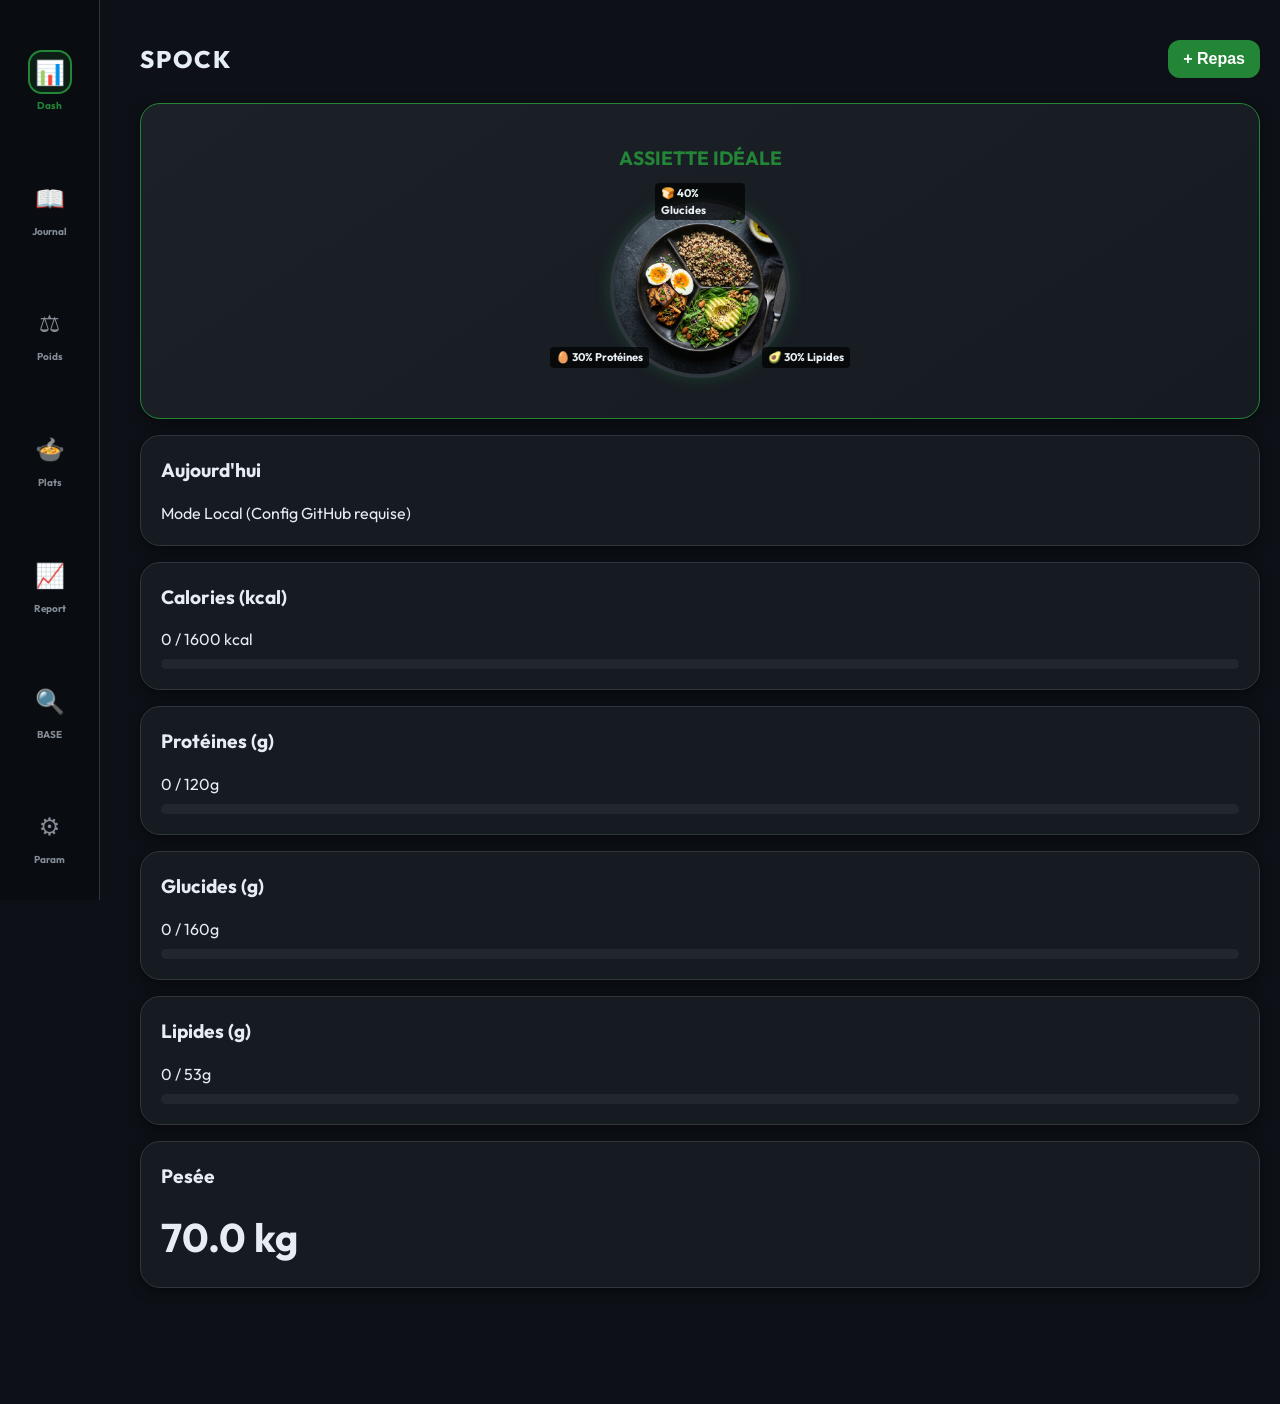
<file: index.html>
<!DOCTYPE html>
<html lang="fr">

<head>
    <meta charset="UTF-8">
    <meta name="viewport" content="width=device-width, initial-scale=1.0, maximum-scale=1.0, user-scalable=no">
    <title>Spock - Dashboard</title>
    <link rel="stylesheet" href="spock.css">
    <link rel="manifest" href="manifest.json">
    <link rel="icon" type="image/png" href="icon.png">
    <link rel="apple-touch-icon" href="icon.png">
    <meta name="theme-color" content="#0d1117">
    <link rel="preconnect" href="https://fonts.googleapis.com">
    <link rel="preconnect" href="https://fonts.gstatic.com" crossorigin>
    <link href="https://fonts.googleapis.com/css2?family=Outfit:wght@300;400;600;700&display=swap" rel="stylesheet">
</head>

<body>
    <header>
        <h1>SPOCK</h1>
        <div class="actions">
            <button class="btn-primary" id="btn-add-entry" style="width: auto; padding: 10px 15px;">+ Repas</button>
        </div>
    </header>

    <div class="container">
        <section id="view-dashboard" class="view-section active">
            
            <!-- Plate Reminder (Vegetarian) -->
            <div class="card plate-reminder" style="position:relative; overflow:hidden; padding: 40px 20px;">
                <h3 style="text-align:center; margin-bottom: 25px; color:var(--accent-color);">ASSIETTE IDÉALE</h3>
                <div style="position:relative; width:180px; height:180px; margin:0 auto;">
                    <img src="plate.png" alt="Assiette Végétarienne" style="width:100%; height:100%; border-radius:50%; object-fit:cover; border:4px solid var(--card-border);">
                    <!-- Percentage Labels -->
                    <span class="plate-card-label" style="top:-15px; left:50%; transform:translateX(-50%); border-color:var(--accent-color);">🍞 40% Glucides</span>
                    <span class="plate-card-label" style="bottom:10px; right:-60px; border-color:var(--accent-color);">🥑 30% Lipides</span>
                    <span class="plate-card-label" style="bottom:10px; left:-60px; border-color:var(--accent-color);">🥚 30% Protéines</span>
                </div>
            </div>

            <div class="card">
                <h2>Aujourd'hui</h2>
                <p id="today-summary">Initialisation...</p>
            </div>

            <div class="card">
                <h3>Calories (kcal)</h3>
                <div class="stat-row">
                    <span id="cal-count">0 / 1600 kcal</span>
                    <div class="progress-bar">
                        <div id="cal-fill" class="fill"></div>
                    </div>
                </div>
            </div>

            <div class="card">
                <h3>Protéines (g)</h3>
                <div class="stat-row">
                    <span id="prot-count">0 / 120g</span>
                    <div class="progress-bar">
                        <div id="prot-fill" class="fill" style="background-color: #f778ba;"></div>
                    </div>
                </div>
            </div>

            <div class="card">
                <h3>Glucides (g)</h3>
                <div class="stat-row">
                    <span id="gluc-count">0 / 200g</span>
                    <div class="progress-bar">
                        <div id="gluc-fill" class="fill" style="background-color: #4dc3ff;"></div>
                    </div>
                </div>
            </div>

            <div class="card">
                <h3>Lipides (g)</h3>
                <div class="stat-row">
                    <span id="lip-count">0 / 60g</span>
                    <div class="progress-bar">
                        <div id="lip-fill" class="fill" style="background-color: #ffcc00;"></div>
                    </div>
                </div>
            </div>

            <div class="card">
                <h3>Pesée</h3>
                <p class="big-stat" id="last-weight">70.0 kg</p>
            </div>
        </section>
    </div>

    <!-- Modal for new entry -->
    <div id="entry-modal" class="modal">
        <div class="modal-content">
            <div class="modal-header" style="display:flex; justify-content:space-between; margin-bottom:20px;">
                <h2>Nouveau Repas</h2>
                <button id="btn-close-modal"
                    style="background:none; border:none; color:white; font-size:24px;">&times;</button>
            </div>

            <div class="form-group"><label>Date</label><input type="date" id="meal-date"></div>
            <div class="form-group">
                <label>Type</label>
                <select id="meal-type">
                    <option value="Petit-déjeuner">☕ Petit-déjeuner</option>
                    <option value="Déjeuner">🍲 Déjeuner</option>
                    <option value="Dîner">🥗 Dîner</option>
                    <option value="En-cas">🍎 En-cas</option>
                </select>
            </div>

            <div id="meal-basket-list"></div>

            <div class="card" style="margin:20px 0;">
                <div style="display:flex; justify-content:space-between; margin-bottom:8px; border-bottom:1px solid rgba(255,255,255,0.05); padding-bottom:5px;">
                    <span>🔥 Calories (kcal)</span><strong id="total-cal">0</strong>
                </div>
                <div style="display:grid; grid-template-columns: 1fr 1fr 1fr; gap:10px; text-align:center; font-size:0.85rem;">
                    <div>
                        <span style="color:var(--text-secondary);">🥩 Protéines (g)</span><br>
                        <strong id="total-prot">0</strong> <small id="prot-pct">(0%)</small>
                    </div>
                    <div>
                        <span style="color:var(--text-secondary);">🍞 Glucides (g)</span><br>
                        <strong id="total-gluc">0</strong> <small id="gluc-pct">(0%)</small>
                    </div>
                    <div>
                        <span style="color:var(--text-secondary);">🥑 Lipides (g)</span><br>
                        <strong id="total-lip">0</strong> <small id="lip-pct">(0%)</small>
                    </div>
                </div>
            </div>

            <div class="search-box">
                <label style="font-size:0.75rem; color:var(--accent-color); font-weight:700;">Ajouter l'un de mes ingrédients</label>
                <input type="text" id="fav-aliments-search" placeholder="Nom de votre ingrédient...">
                <ul id="fav-aliments-results" class="hidden" style="list-style:none; padding:0; margin-top:10px; max-height:200px; overflow-y:auto; background:rgba(0,0,0,0.3); border-radius:10px;"></ul>
            </div>

            <div class="search-box">
                <label style="font-size:0.75rem; color:var(--accent-color); font-weight:700;">Ajouter un repas favori</label>
                <input type="text" id="fav-meals-search" placeholder="Nom de votre plat favori...">
                <ul id="fav-meals-results" class="hidden" style="list-style:none; padding:0; margin-top:10px; max-height:200px; overflow-y:auto; background:rgba(0,0,0,0.3); border-radius:10px;"></ul>
            </div>

            <div class="search-box">
                <label style="font-size:0.75rem; color:var(--accent-color); font-weight:700;">Ajouter un aliment de la Base</label>
                <input type="text" id="off-search" placeholder="Nom de l'aliment dans CIQUAL...">
                <ul id="off-results" class="hidden" style="list-style:none; padding:0; margin-top:10px; max-height:200px; overflow-y:auto; background:rgba(0,0,0,0.3); border-radius:10px;"></ul>
            </div>

            <button class="btn-primary" id="btn-save-full-meal" style="margin-top:20px;">ENREGISTRER</button>
        </div>
    </div>

    <nav class="nav-bar">
        <a href="index.html" class="nav-item">
            <div class="nav-icon">📊</div><span>Dash</span>
        </a>
        <a href="journal.html" class="nav-item">
            <div class="nav-icon">📖</div><span>Journal</span>
        </a>
        <a href="poids.html" class="nav-item">
            <div class="nav-icon">⚖️</div><span>Poids</span>
        </a>
        <a href="plats.html" class="nav-item">
            <div class="nav-icon">🍲</div><span>Plats</span>
        </a>
        <a href="report.html" class="nav-item">
            <div class="nav-icon">📈</div><span>Report</span>
        </a>
        <a href="explorer.html" class="nav-item">
            <div class="nav-icon">🔍</div><span>BASE</span>
        </a>
        <a href="settings.html" class="nav-item">
            <div class="nav-icon">⚙️</div><span>Param</span>
        </a>
    </nav>

    <script src="github-api.js"></script>
    <script src="app.js"></script>
</body>

</html>
</file>
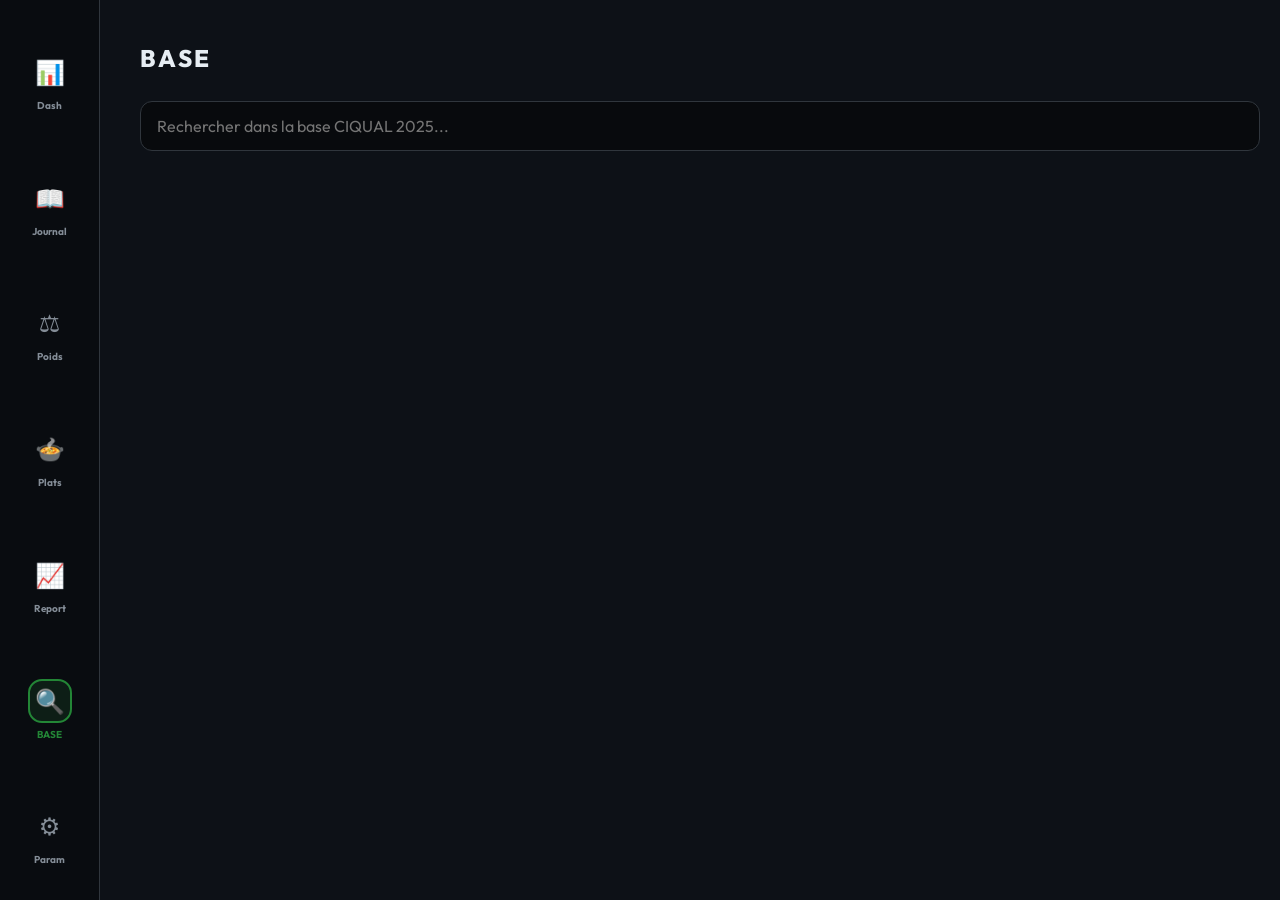
<file: explorer.html>
<!DOCTYPE html>
<html lang="fr">
<head>
    <meta charset="UTF-8">
    <meta name="viewport" content="width=device-width, initial-scale=1.0, maximum-scale=1.0, user-scalable=no">
    <title>Spock - Base CIQUAL</title>
    <link rel="stylesheet" href="spock.css">
    <link rel="manifest" href="manifest.json">
    <link rel="icon" type="image/png" href="icon.png">
    <meta name="theme-color" content="#0d1117">
    <link rel="preconnect" href="https://fonts.googleapis.com">
    <link rel="preconnect" href="https://fonts.gstatic.com" crossorigin>
    <link href="https://fonts.googleapis.com/css2?family=Outfit:wght@300;400;600;700&display=swap" rel="stylesheet">
</head>
<body>
    <header>
        <h1>BASE</h1>
    </header>

    <div class="container">
        <section id="view-explorer" class="view-section active">
            <div class="search-box">
                <input type="text" id="off-explorer-search" placeholder="Rechercher dans la base CIQUAL 2025...">
            </div>
            <div id="off-explorer-results" style="margin-top:20px;"></div>
        </section>
    </div>

    <!-- Detail Panel (Fixed/Modal) -->
    <div id="product-detail-panel" class="modal">
        <div class="modal-content">
            <div class="modal-header">
                <h2>Détail Aliment</h2>
                <button id="btn-close-detail" style="background:none; border:none; color:white; font-size:24px;">&times;</button>
            </div>
            <div id="detail-content"></div>
        </div>
    </div>

    <nav class="nav-bar">
        <a href="index.html" class="nav-item"><div class="nav-icon">📊</div><span>Dash</span></a>
        <a href="journal.html" class="nav-item"><div class="nav-icon">📖</div><span>Journal</span></a>
        <a href="poids.html" class="nav-item"><div class="nav-icon">⚖️</div><span>Poids</span></a>
        <a href="plats.html" class="nav-item"><div class="nav-icon">🍲</div><span>Plats</span></a>
        <a href="report.html" class="nav-item"><div class="nav-icon">📈</div><span>Report</span></a>
        <a href="explorer.html" class="nav-item active"><div class="nav-icon">🔍</div><span>BASE</span></a>
        <a href="settings.html" class="nav-item"><div class="nav-icon">⚙️</div><span>Param</span></a>
    </nav>

    <script src="github-api.js"></script>
    <script src="app.js"></script>
</body>
</html>
</file>
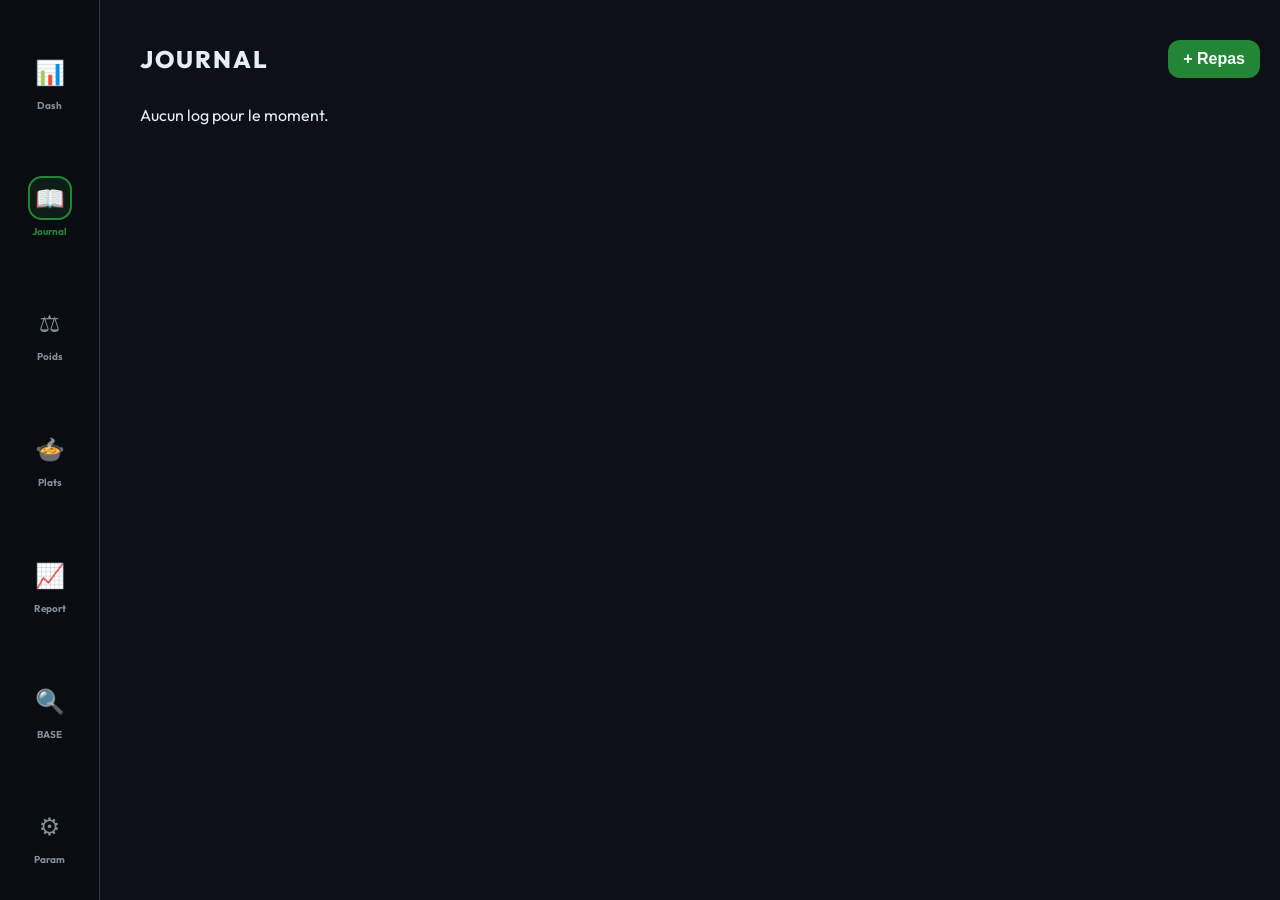
<file: journal.html>
<!DOCTYPE html>
<html lang="fr">
<head>
    <meta charset="UTF-8">
    <meta name="viewport" content="width=device-width, initial-scale=1.0, maximum-scale=1.0, user-scalable=no">
    <title>Spock - Journal</title>
    <link rel="stylesheet" href="spock.css">
    <link rel="manifest" href="manifest.json">
    <link rel="icon" type="image/png" href="icon.png">
    <link rel="apple-touch-icon" href="icon.png">
    <meta name="theme-color" content="#0d1117">
    <link rel="preconnect" href="https://fonts.googleapis.com">
    <link rel="preconnect" href="https://fonts.gstatic.com" crossorigin>
    <link href="https://fonts.googleapis.com/css2?family=Outfit:wght@300;400;600;700&display=swap" rel="stylesheet">
</head>
<body>
    <header>
        <h1>JOURNAL</h1>
        <div class="actions">
            <button class="btn-primary" id="btn-add-entry" style="width: auto; padding: 10px 15px;">+ Repas</button>
        </div>
    </header>

    <div class="container">
        <section id="view-journal" class="view-section active">
            <div id="journal-timeline" class="timeline"></div>
        </section>
    </div>

    <nav class="nav-bar">
        <a href="index.html" class="nav-item"><div class="nav-icon">📊</div><span>Dash</span></a>
        <a href="journal.html" class="nav-item active"><div class="nav-icon">📖</div><span>Journal</span></a>
        <a href="poids.html" class="nav-item"><div class="nav-icon">⚖️</div><span>Poids</span></a>
        <a href="plats.html" class="nav-item"><div class="nav-icon">🍲</div><span>Plats</span></a>
        <a href="report.html" class="nav-item"><div class="nav-icon">📈</div><span>Report</span></a>
        <a href="explorer.html" class="nav-item"><div class="nav-icon">🔍</div><span>BASE</span></a>
        <a href="settings.html" class="nav-item"><div class="nav-icon">⚙️</div><span>Param</span></a>
    </nav>

    <!-- Modal for new entry -->
    <div id="entry-modal" class="modal">
        <div class="modal-content">
            <div class="modal-header" style="display:flex; justify-content:space-between; margin-bottom:20px;">
                <h2>Nouveau Repas</h2>
                <button class="btn-close" id="btn-close-modal" style="background:none; border:none; color:white; font-size:24px;">&times;</button>
            </div>
            <div class="form-group"><label>Date</label><input type="date" id="meal-date"></div>
            <div class="form-group"><label>Type</label><select id="meal-type"><option value="Petit-déjeuner">☕ Petit-déjeuner</option><option value="Déjeuner">🍲 Déjeuner</option><option value="Dîner">🥗 Dîner</option><option value="En-cas">🍎 En-cas</option></select></div>
            <div id="meal-basket-list" class="card" style="min-height:50px; border-style:dashed;"><div class="empty-state">Panier vide.</div></div>
            <div id="basket-totals" class="card" style="margin-bottom:20px;">
                <div style="display:flex; justify-content:space-between; margin-bottom:8px; border-bottom:1px solid rgba(255,255,255,0.05); padding-bottom:5px;">
                    <span>🔥 Calories (kcal)</span><strong id="total-cal">0</strong>
                </div>
                <div style="display:grid; grid-template-columns: 1fr 1fr 1fr; gap:10px; text-align:center; font-size:0.85rem;">
                    <div>
                        <span style="color:var(--text-secondary);">🥩 Protéines (g)</span><br>
                        <strong id="total-prot">0</strong> <small id="prot-pct">(0%)</small>
                    </div>
                    <div>
                        <span style="color:var(--text-secondary);">🍞 Glucides (g)</span><br>
                        <strong id="total-gluc">0</strong> <small id="gluc-pct">(0%)</small>
                    </div>
                    <div>
                        <span style="color:var(--text-secondary);">🥑 Lipides (g)</span><br>
                        <strong id="total-lip">0</strong> <small id="lip-pct">(0%)</small>
                    </div>
                </div>
            </div>
            <div class="search-box">
                <label style="font-size:0.75rem; color:var(--accent-color); font-weight:700;">Ajouter l'un de mes ingrédients</label>
                <input type="text" id="fav-aliments-search" placeholder="Nom de votre ingrédient...">
                <ul id="fav-aliments-results" class="hidden" style="list-style:none; padding:0; margin-top:10px; max-height:200px; overflow-y:auto; background:rgba(0,0,0,0.3); border-radius:10px;"></ul>
            </div>

            <div class="search-box">
                <label style="font-size:0.75rem; color:var(--accent-color); font-weight:700;">Ajouter un repas favori</label>
                <input type="text" id="fav-meals-search" placeholder="Nom de votre plat favori...">
                <ul id="fav-meals-results" class="hidden" style="list-style:none; padding:0; margin-top:10px; max-height:200px; overflow-y:auto; background:rgba(0,0,0,0.3); border-radius:10px;"></ul>
            </div>

            <div class="search-box">
                <label style="font-size:0.75rem; color:var(--accent-color); font-weight:700;">Ajouter un aliment de la Base</label>
                <input type="text" id="off-search" placeholder="Nom de l'aliment dans CIQUAL...">
                <ul id="off-results" class="hidden" style="list-style:none; padding:0; margin-top:10px; max-height:200px; overflow-y:auto; background:rgba(0,0,0,0.3); border-radius:10px;"></ul>
            </div>
            <button type="button" class="btn-primary" id="btn-save-full-meal">ENREGISTRER</button>
        </div>
    </div>

    <script src="github-api.js"></script>
    <script src="app.js"></script>
</body>
</html>
</file>
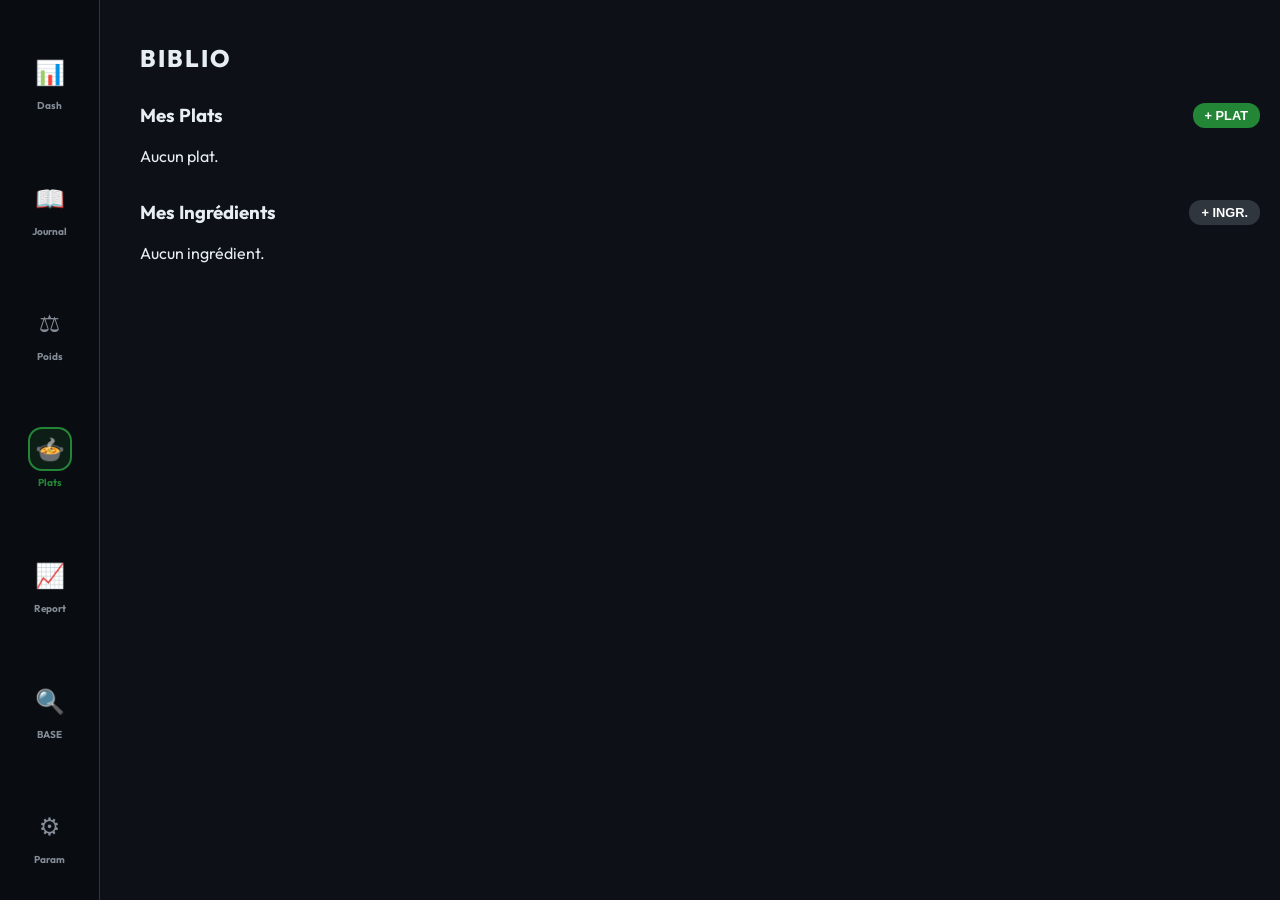
<file: plats.html>
<!DOCTYPE html>
<html lang="fr">
<head>
    <meta charset="UTF-8">
    <meta name="viewport" content="width=device-width, initial-scale=1.0, maximum-scale=1.0, user-scalable=no">
    <title>Spock - Mes Plats</title>
    <link rel="stylesheet" href="spock.css">
    <link rel="manifest" href="manifest.json">
    <link rel="icon" type="image/png" href="icon.png">
    <meta name="theme-color" content="#0d1117">
    <link rel="preconnect" href="https://fonts.googleapis.com">
    <link rel="preconnect" href="https://fonts.gstatic.com" crossorigin>
    <link href="https://fonts.googleapis.com/css2?family=Outfit:wght@300;400;600;700&display=swap" rel="stylesheet">
</head>
<body>
    <header>
        <h1>BIBLIO</h1>
    </header>

    <div class="container">
        <section id="view-plats" class="view-section active">
            <div class="section-header" style="display:flex; justify-content:space-between; align-items:center; margin-bottom:15px;">
                <h3>Mes Plats</h3>
                <button class="btn-primary" id="btn-add-meal" style="width: auto; padding: 5px 12px; font-size:0.8rem;">+ PLAT</button>
            </div>
            <div id="meals-list"></div>

            <div class="section-header" style="display:flex; justify-content:space-between; align-items:center; margin:30px 0 15px;">
                <h3>Mes Ingrédients</h3>
                <button class="btn-primary" id="btn-add-aliment" style="width: auto; padding: 5px 12px; font-size:0.8rem; background:var(--card-border);">+ INGR.</button>
            </div>
            <div id="aliments-list"></div>
        </section>
    </div>

    <!-- Modal for new meal -->
    <div id="meal-modal" class="modal">
        <div class="modal-content">
            <div class="modal-header">
                <h2>Nouveau Plat</h2>
                <button id="btn-close-meal-modal" style="background:none; border:none; color:white; font-size:24px;">&times;</button>
            </div>
            <form id="frequent-meal-form">
                <div class="form-group"><label>Nom</label><input type="text" id="f-meal-title" required></div>
                <div class="macro-grid">
                    <div class="form-group">
                        <label>Unité de référence</label>
                        <select id="f-meal-unit" onchange="toggleMealWeightInput()">
                            <option value="unité">Portion (Défaut)</option>
                            <option value="100g">100g</option>
                            <option value="g">Gramme (g)</option>
                            <option value="ml">millilitres (ml)</option>
                            <option value="cl">centilitres (cl)</option>
                        </select>
                    </div>
                    <div class="form-group" id="f-meal-weight-group" style="display:none;">
                        <label>Poids du plat/portion (g)</label>
                        <input type="number" id="f-meal-weight" placeholder="Poids en g">
                    </div>
                </div>
                <div class="macro-grid">
                    <div class="form-group"><label>Calories (kcal)</label><input type="number" id="f-meal-calories" required></div>
                    <div class="form-group"><label>Protéines (g)</label><input type="number" id="f-meal-proteins" step="0.1" required></div>
                    <div class="form-group"><label>Glucides (g)</label><input type="number" id="f-meal-carbs" step="0.1" required></div>
                    <div class="form-group"><label>Lipides (g)</label><input type="number" id="f-meal-fats" step="0.1" required></div>
                </div>
                <button type="submit" class="btn-primary" style="margin-top: 15px;">SAUVEGARDER</button>
            </form>
        </div>
    </div>

    <!-- Modal for new aliment -->
    <div id="aliment-modal" class="modal">
        <div class="modal-content">
            <div class="modal-header">
                <h2>Nouvel Ingrédient</h2>
                <button id="btn-close-aliment-modal" style="background:none; border:none; color:white; font-size:24px;">&times;</button>
            </div>
            <form id="aliment-form">
                <div class="form-group"><label>Nom</label><input type="text" id="a-title" required></div>
                <div class="macro-grid">
                    <div class="form-group">
                        <label>Unité de référence</label>
                        <select id="a-unit" onchange="toggleWeightInput()">
                            <option value="100g">100g (Défaut)</option>
                            <option value="unité">Portion (Unité)</option>
                            <option value="g">Gramme (g)</option>
                            <option value="ml">millilitres (ml)</option>
                            <option value="cl">centilitres (cl)</option>
                            <option value="cs">Cuillère à Soupe (CS)</option>
                            <option value="cc">Cuillère à Café (cc)</option>
                            <option value="verre">Verre</option>
                            <option value="bol">Bol</option>
                        </select>
                    </div>
                    <div class="form-group" id="a-weight-group" style="display:none;">
                        <label>Poids du plat/portion (g)</label>
                        <input type="number" id="a-weight" placeholder="Poids en g">
                    </div>
                </div>
                <div class="macro-grid">
                    <div class="form-group"><label>Calories (kcal)</label><input type="number" id="a-calories" required></div>
                    <div class="form-group"><label>Protéines (g)</label><input type="number" id="a-proteins" step="0.1" required></div>
                    <div class="form-group"><label>Glucides (g)</label><input type="number" id="a-carbs" step="0.1" required></div>
                    <div class="form-group"><label>Lipides (g)</label><input type="number" id="a-fats" step="0.1" required></div>
                </div>
                <button type="submit" class="btn-primary" style="margin-top: 15px;">SAUVEGARDER</button>
            </form>
        </div>
    </div>

    <nav class="nav-bar">
        <a href="index.html" class="nav-item"><div class="nav-icon">📊</div><span>Dash</span></a>
        <a href="journal.html" class="nav-item"><div class="nav-icon">📖</div><span>Journal</span></a>
        <a href="poids.html" class="nav-item"><div class="nav-icon">⚖️</div><span>Poids</span></a>
        <a href="plats.html" class="nav-item active"><div class="nav-icon">🍲</div><span>Plats</span></a>
        <a href="report.html" class="nav-item"><div class="nav-icon">📈</div><span>Report</span></a>
        <a href="explorer.html" class="nav-item"><div class="nav-icon">🔍</div><span>BASE</span></a>
        <a href="settings.html" class="nav-item"><div class="nav-icon">⚙️</div><span>Param</span></a>
    </nav>

    <script src="github-api.js"></script>
    <script src="app.js"></script>
</body>
</html>
</file>
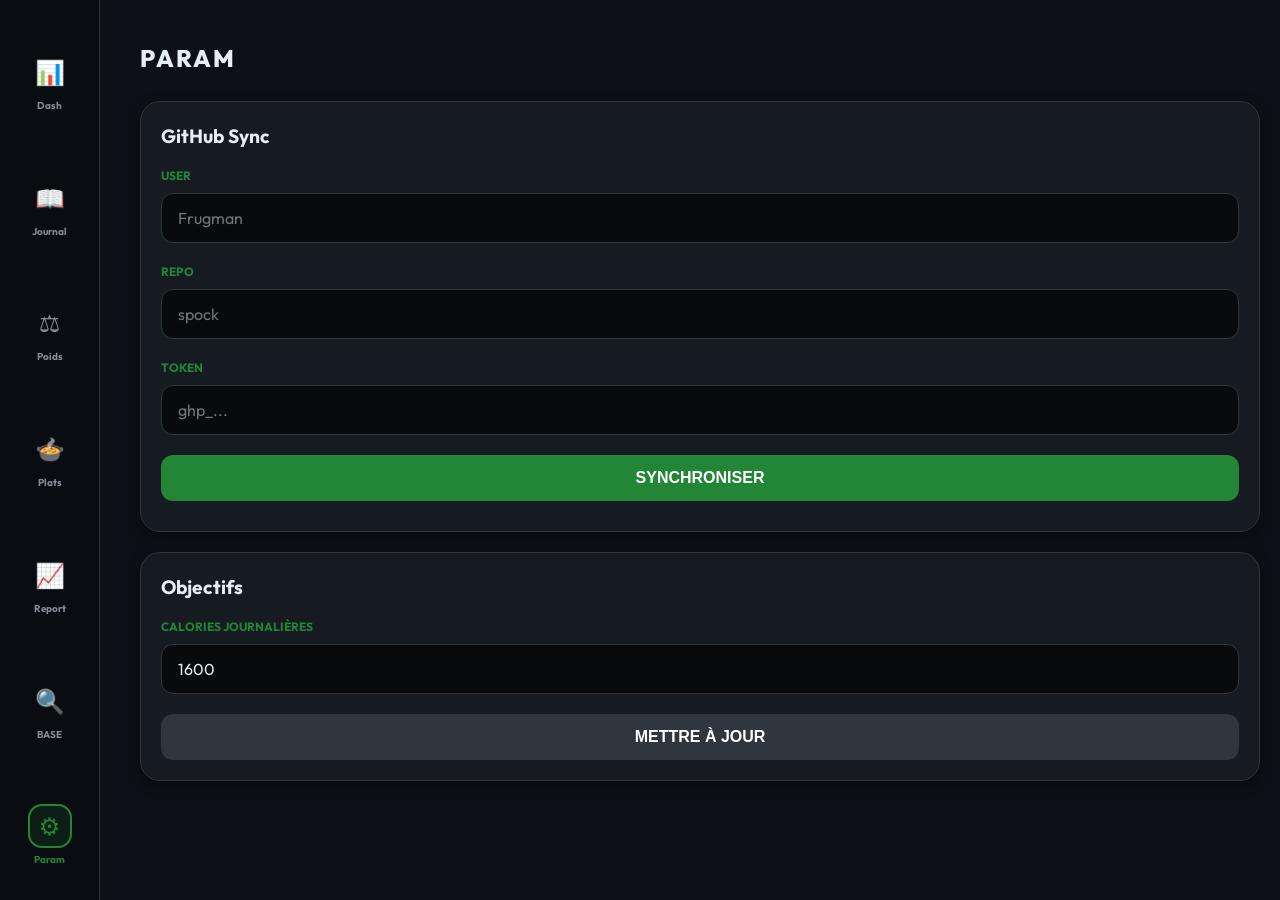
<file: settings.html>
<!DOCTYPE html>
<html lang="fr">
<head>
    <meta charset="UTF-8">
    <meta name="viewport" content="width=device-width, initial-scale=1.0, maximum-scale=1.0, user-scalable=no">
    <title>Spock - Paramètres</title>
    <link rel="stylesheet" href="spock.css">
    <link rel="manifest" href="manifest.json">
    <link rel="icon" type="image/png" href="icon.png">
    <meta name="theme-color" content="#0d1117">
    <link rel="preconnect" href="https://fonts.googleapis.com">
    <link rel="preconnect" href="https://fonts.gstatic.com" crossorigin>
    <link href="https://fonts.googleapis.com/css2?family=Outfit:wght@300;400;600;700&display=swap" rel="stylesheet">
</head>
<body>
    <header>
        <h1>PARAM</h1>
    </header>

    <div class="container">
        <section id="view-settings" class="view-section active">
            <div class="card" style="margin-bottom:20px;">
                <h3>GitHub Sync</h3>
                <div class="form-group"><label>User</label><input type="text" id="gh-user" placeholder="Frugman"></div>
                <div class="form-group"><label>Repo</label><input type="text" id="gh-repo" placeholder="spock"></div>
                <div class="form-group"><label>Token</label><input type="password" id="gh-token" placeholder="ghp_..."></div>
                <button class="btn-primary" id="btn-save-settings">SYNCHRONISER</button>
                <div id="settings-status" style="margin-top: 10px; font-size: 0.9rem; text-align: center; color:var(--accent-color);"></div>
            </div>

            <div class="card">
                <h3>Objectifs</h3>
                <div class="form-group">
                    <label>Calories journalières</label>
                    <input type="number" id="target-cal" placeholder="1600">
                </div>
                <button class="btn-primary" id="btn-save-objectifs" style="background:var(--card-border);">METTRE À JOUR</button>
            </div>
        </section>
    </div>

    <nav class="nav-bar">
        <a href="index.html" class="nav-item"><div class="nav-icon">📊</div><span>Dash</span></a>
        <a href="journal.html" class="nav-item"><div class="nav-icon">📖</div><span>Journal</span></a>
        <a href="poids.html" class="nav-item"><div class="nav-icon">⚖️</div><span>Poids</span></a>
        <a href="plats.html" class="nav-item"><div class="nav-icon">🍲</div><span>Plats</span></a>
        <a href="report.html" class="nav-item"><div class="nav-icon">📈</div><span>Report</span></a>
        <a href="explorer.html" class="nav-item"><div class="nav-icon">🔍</div><span>BASE</span></a>
        <a href="settings.html" class="nav-item active"><div class="nav-icon">⚙️</div><span>Param</span></a>
    </nav>

    <script src="github-api.js"></script>
    <script src="app.js"></script>
</body>
</html>
</file>
<file: spock.css>
:root {
    --bg-color: #0d1117;
    --card-bg: #161b22;
    --card-border: #30363d;
    --text-primary: #e6edf3;
    --text-secondary: #848d97;
    --accent-color: #238636;
    --accent-glow: rgba(35, 134, 54, 0.3);
    --danger-color: #f85149;
    --shadow: 0 4px 12px rgba(0, 0, 0, 0.5);
}

* {
    box-sizing: border-box;
    margin: 0;
    padding: 0;
    -webkit-tap-highlight-color: transparent;
}

body {
    font-family: 'Outfit', -apple-system, system-ui, sans-serif;
    background-color: var(--bg-color);
    color: var(--text-primary);
    line-height: 1.5;
    padding: 20px;
    padding-bottom: 100px; /* Space for nav-bar */
    overflow-x: hidden;
}

.container {
    max-width: 600px;
    margin: 0 auto;
}

/* Header */
header {
    display: flex;
    justify-content: space-between;
    align-items: center;
    margin-bottom: 25px;
}

header h1 {
    font-size: 24px;
    font-weight: 800;
    letter-spacing: 2px;
}

/* Components */
.card {
    background: var(--card-bg);
    border-radius: 20px;
    padding: 20px;
    border: 1px solid var(--card-border);
    margin-bottom: 16px;
    width: 100%;
    box-shadow: var(--shadow);
}

.card h2, .card h3 {
    margin-bottom: 1rem;
    font-size: 1.2rem;
    color: var(--text-primary);
}

.big-stat {
    font-size: 2.5rem;
    font-weight: 700;
    color: var(--text-primary);
}

/* Progress Bars */
.stat-row {
    display: flex;
    flex-direction: column;
    gap: 0.5rem;
    margin-top: 1rem;
}

.progress-bar {
    width: 100%;
    height: 10px;
    background: rgba(255,255,255,0.05);
    border-radius: 5px;
    overflow: hidden;
}

.progress-bar .fill {
    height: 100%;
    background-color: var(--accent-color);
    box-shadow: 0 0 10px var(--accent-glow);
    transition: width 0.3s ease;
}

/* Navigation Bar (Mobile) */
.nav-bar {
    position: fixed;
    bottom: 0;
    left: 0;
    width: 100%;
    height: 85px;
    background: #0d1117;
    border-top: 1px solid var(--card-border);
    display: flex;
    justify-content: space-around;
    align-items: center;
    z-index: 1000;
}

.nav-item {
    color: var(--text-secondary);
    text-decoration: none;
    font-size: 10px;
    display: flex;
    flex-direction: column;
    align-items: center;
    font-weight: 700;
    transition: all 0.2s;
    flex: 1;
}

.nav-item.active {
    color: var(--accent-color);
}

.nav-icon {
    font-size: 24px;
    margin-bottom: 4px;
    width: 44px;
    height: 44px;
    display: flex;
    align-items: center;
    justify-content: center;
    border-radius: 14px;
    transition: all 0.2s;
}

.active .nav-icon {
    background: rgba(35, 134, 54, 0.15);
    border: 2px solid var(--accent-color);
}

/* Search Box */
.search-box {
    margin-bottom: 20px;
}

.search-box input {
    width: 100%;
    padding: 14px 16px;
    background-color: #080a0d;
    color: var(--text-primary);
    border: 1px solid var(--card-border);
    border-radius: 12px;
    font-size: 16px;
    outline: none;
}

/* Buttons */
.btn-primary {
    background-color: var(--accent-color);
    color: white;
    border: none;
    padding: 14px 20px;
    border-radius: 12px;
    font-weight: 800;
    font-size: 16px;
    cursor: pointer;
    width: 100%;
    transition: transform 0.1s;
}

.btn-primary:active { transform: scale(0.98); }

.btn-icon {
    background: none;
    border: none;
    cursor: pointer;
    font-size: 1.2rem;
}

/* Modals */
.modal {
    display: none;
    position: fixed;
    z-index: 2000;
    left: 0;
    top: 0;
    width: 100%;
    height: 100%;
    background-color: rgba(0, 0, 0, 0.9);
    backdrop-filter: blur(8px);
    justify-content: center;
    align-items: center;
}

.modal.active { display: flex; }

.modal-content {
    background: var(--bg-color);
    border: 1px solid var(--card-border);
    border-radius: 24px;
    width: 95%;
    max-width: 500px;
    max-height: 90vh;
    overflow-y: auto;
    padding: 24px;
    position: relative;
    box-shadow: 0 20px 50px rgba(0, 0, 0, 0.5);
}

/* Forms */
.form-group {
    margin-bottom: 20px;
}

label {
    display: block;
    margin-bottom: 8px;
    font-size: 12px;
    color: var(--accent-color);
    text-transform: uppercase;
    font-weight: 700;
}

input, select, textarea {
    width: 100%;
    padding: 14px 16px;
    background-color: #080a0d;
    color: var(--text-primary);
    border: 1px solid var(--card-border);
    border-radius: 12px;
    font-size: 16px;
    outline: none;
    font-family: inherit;
}

/* Timeline */
.day-group {
    margin-bottom: 24px;
}

.day-title {
    margin-bottom: 12px;
    font-size: 0.9rem;
    color: var(--text-secondary);
    text-transform: uppercase;
    letter-spacing: 1px;
}

.timeline-entry {
    background: var(--card-bg);
    border: 1px solid var(--card-border);
    border-radius: 16px;
    padding: 16px;
    margin-bottom: 12px;
    border-left: 4px solid var(--accent-color);
}

.entry-header {
    display: flex;
    justify-content: space-between;
    margin-bottom: 10px;
}

/* Desktop Mode */
@media (min-width: 1024px) {
    body {
        padding-left: 140px;
        padding-top: 40px;
    }

    .container {
        max-width: 1200px;
        display: grid;
        grid-template-columns: repeat(auto-fit, minmax(350px, 1fr));
        gap: 30px;
    }

    .nav-bar {
        width: 100px;
        height: 100vh;
        flex-direction: column;
        justify-content: flex-start;
        padding-top: 40px;
        border-top: none;
        border-right: 1px solid var(--card-border);
        background: #090c10;
        gap: 20px;
    }

    .nav-item {
        width: 80px;
        padding: 10px 0;
    }
}

/* Utility */
.hidden { display: none !important; }
.view-section { display: none; }
.view-section.active { display: block; }

/* Plate Reminder */
.plate-reminder {
    background: linear-gradient(145deg, #1c2128, #161b22);
    border-color: var(--accent-color);
}
.plate-reminder img {
    box-shadow: 0 0 15px var(--accent-glow);
}
.plate-card-label {
    position: absolute;
    background: rgba(0,0,0,0.7);
    padding: 2px 6px;
    border-radius: 4px;
    font-size: 0.7rem;
    font-weight: 700;
}
</file>
